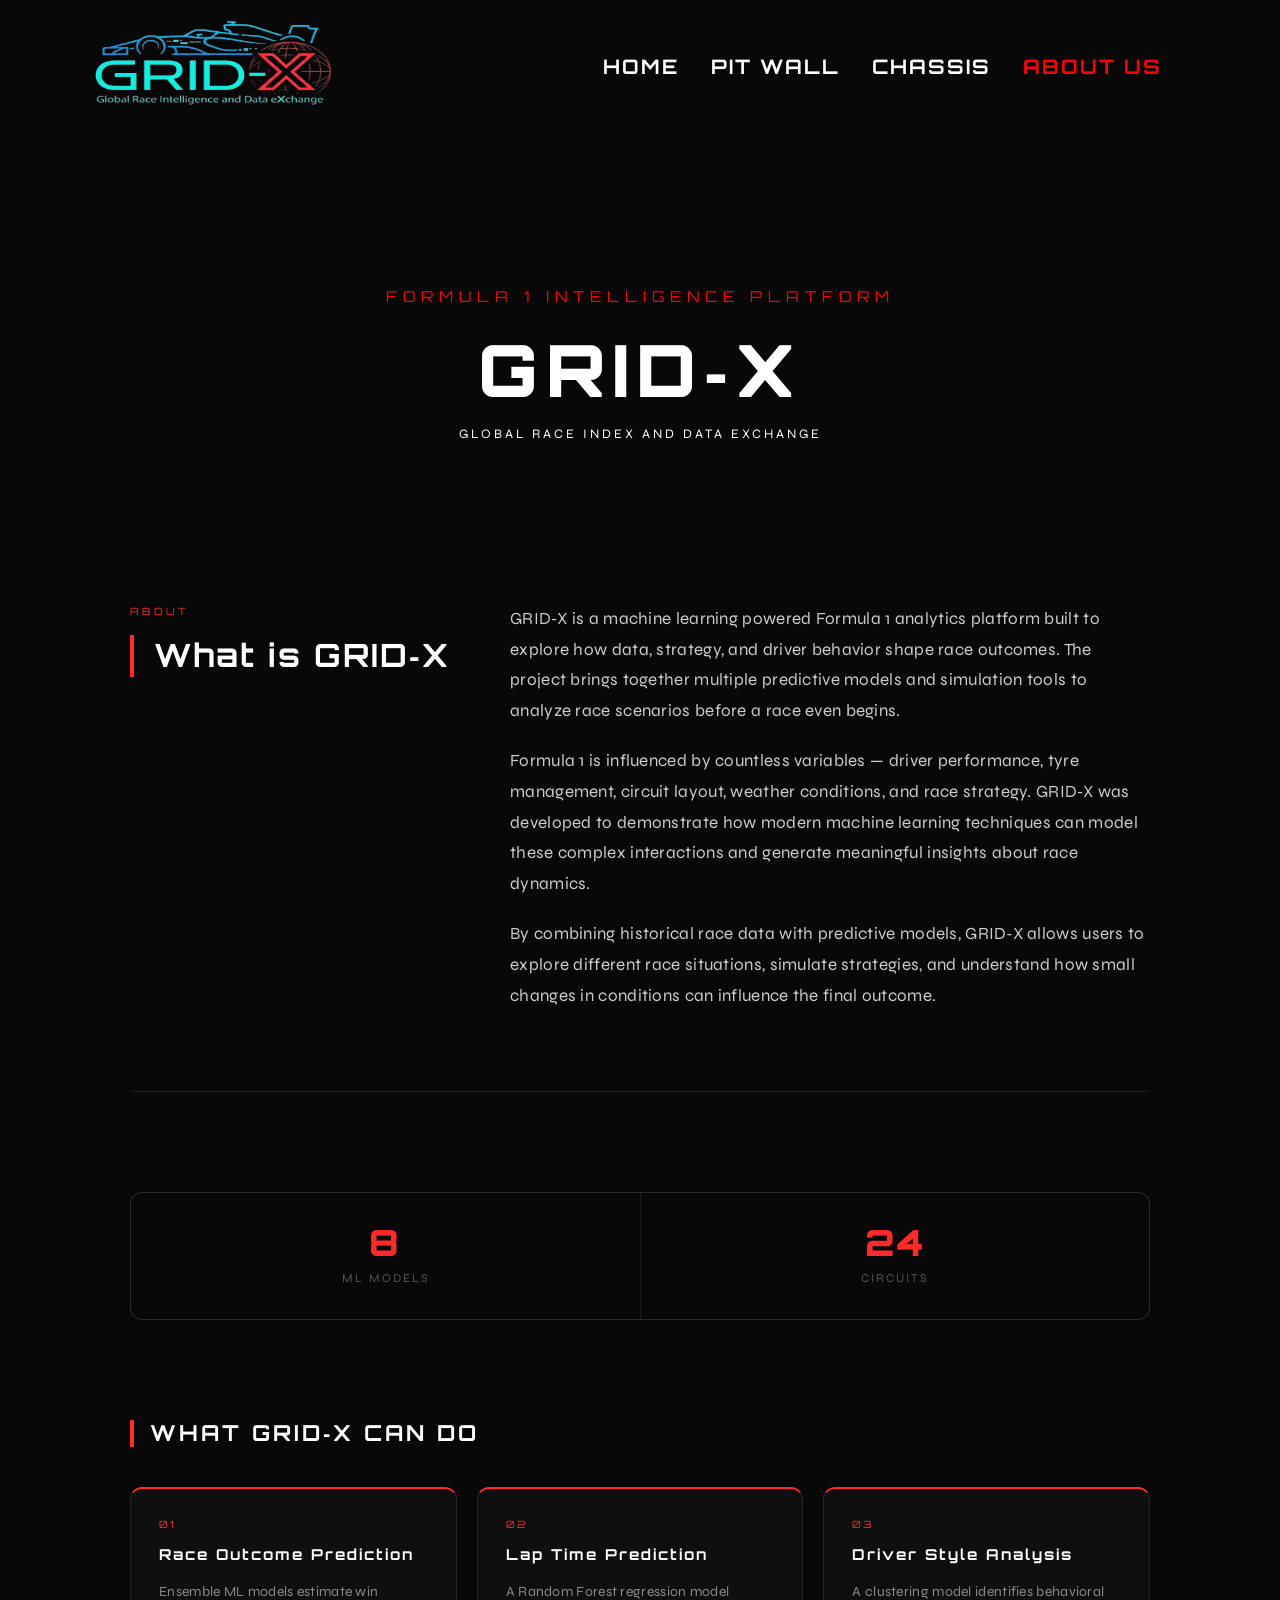
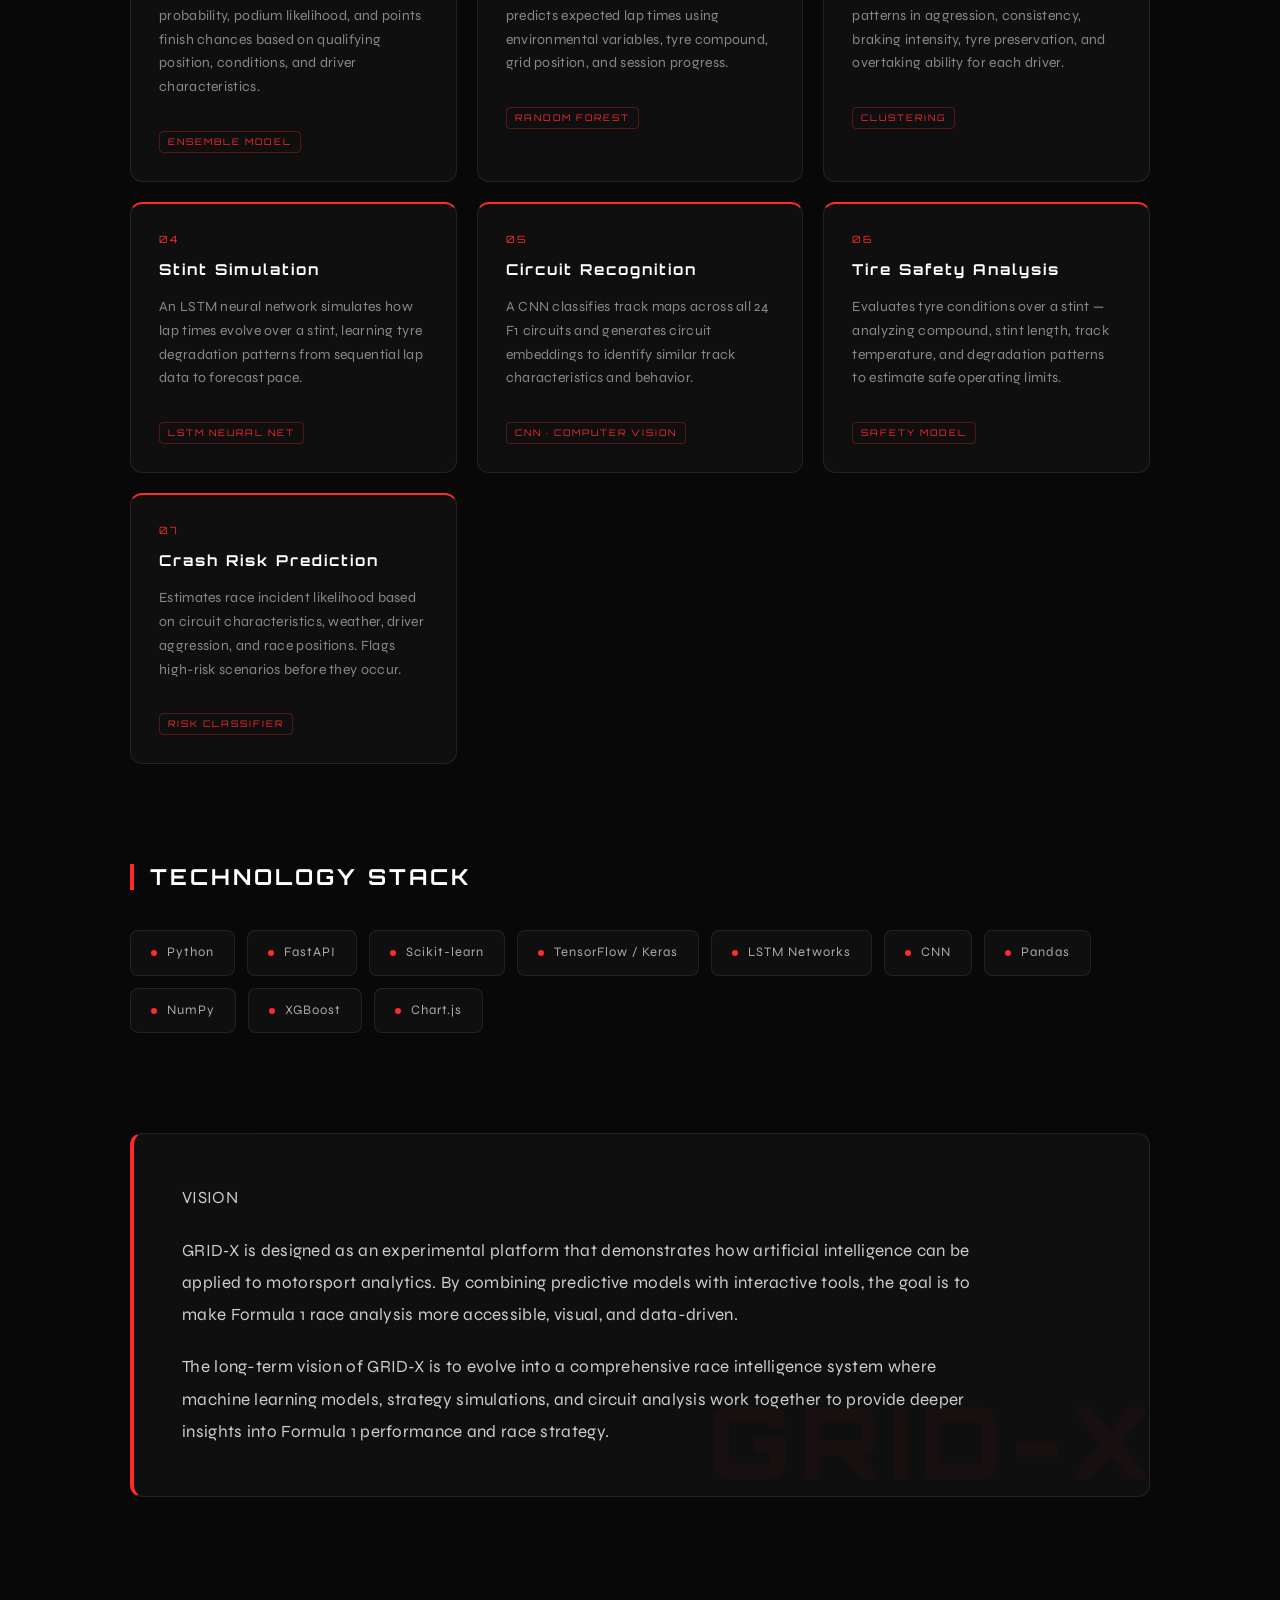
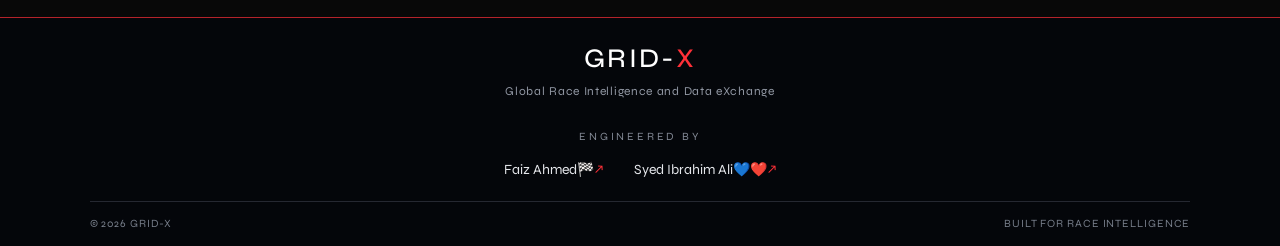
<file: frontend/About_us.html>
<!DOCTYPE html>
<html lang="en">
<head>
    <meta charset="UTF-8">
    <meta name="viewport" content="width=device-width, initial-scale=1.0">
    <title>About — GRID-X</title>
    <link href="https://cdn.jsdelivr.net/npm/bootstrap@5.3.0/dist/css/bootstrap.min.css" rel="stylesheet">
    <script src="https://cdn.jsdelivr.net/npm/bootstrap@5.3.0/dist/js/bootstrap.bundle.min.js"></script>
    <link href="https://fonts.googleapis.com/css2?family=Orbitron:wght@400;700;900&family=Syne:wght@400;500;600;700&display=swap" rel="stylesheet">
    <style>
        * { margin: 0; padding: 0; box-sizing: border-box; }

        :root {
            --red:     #ff2a2a;
            --bg:      #080808;
            --surface: rgba(255,255,255,0.03);
            --border:  rgba(255,255,255,0.08);
            --text:    #cccccc;
            --muted:   #555555;
            --white:   #ffffff;
        }

        body {
            background: var(--bg);
            color: var(--text);
            font-family: 'Syne', sans-serif;
            min-height: 100vh;
            overflow-x: hidden;
        }

        /* ===== NAVBAR ===== */
        .navbar {
    position: relative;
    z-index: 10;
    background:transparent !important;
    backdrop-filter:none;
    border-bottom: none;
}

.navbar-nav .nav-link {
    font-family: 'Orbitron', sans-serif !important;
    font-size: 20px !important;
    font-weight: 700 !important;
    letter-spacing: 2px;
    text-transform: uppercase;
    padding: 8px 16px !important;
}
.navbar-toggler {
    border-color: rgba(0, 0, 0, 0.3) !important;
}

.navbar-toggler-icon {
    background-image: url("data:image/svg+xml,%3csvg xmlns='http://www.w3.org/2000/svg' viewBox='0 0 30 30'%3e%3cpath stroke='rgba%28255%2C42%2C42%2C1%29' stroke-width='2' d='M4 7h22M4 15h22M4 23h22'/%3e%3c/svg%3e") !important;
}
.navbar-collapse {
    background:transparent;
    padding: 12px 20px;
    border-radius: 8px;
    margin-top: 8px;
}

.navbar-nav .nav-link.active   { color: #ff0000 !important; }
.navbar-nav .nav-link.inactive { color: #ffffff !important; }
.navbar-nav .nav-link:hover    { color: #5c5c5c !important; }
        /* ===== HERO ===== */
        .hero {
            position: relative;
            padding: 160px 20px 80px;
            display: flex;
            align-items: center;
            justify-content: center;
            overflow: hidden;
        }

        .hero-video {
            position: absolute;
            inset: 0;
            width: 100%;
            height: 100%;
            object-fit: cover;
            z-index: 0;
            opacity: 0.35;
        }

        .hero-overlay {
            position: absolute;
            inset: 0;
            background: linear-gradient(to bottom, rgba(8,8,8,0.3) 0%, rgba(8,8,8,0.5) 60%, rgba(8,8,8,1) 100%);
            z-index: 1;
        }

        .hero-content {
            position: relative;
            z-index: 2;
            text-align: center;
            padding: 0 40px;
        }

        .hero-tag {
            font-family: 'Orbitron', sans-serif;
            font-size: 15px;
            letter-spacing: 6px;
            color: #ff0000;
            text-transform: uppercase;
            margin-bottom: 24px;
            opacity: 0;
            animation: fadeUp 0.8s ease forwards 0.2s;
        }

        .hero-title {
            font-family: 'Orbitron', sans-serif;
            font-size: clamp(36px, 6vw, 72px);
            font-weight: 900;
            color: #ffffff;
            letter-spacing: 8px;
            text-transform: uppercase;
            line-height: 1;
            white-space: nowrap;
            opacity: 0;
            animation: fadeUp 0.8s ease forwards 0.4s;
        }

        .hero-line {
    font-family: 'Syne', sans-serif;
    font-size: 13px;
    color: #ffffff;
    letter-spacing: 3px;
    text-transform: uppercase;
    margin-top: 20px;
    white-space: nowrap;
    opacity: 0;
    animation: fadeUp 0.8s ease forwards 0.8s;
}

        /* ===== MAIN CONTENT ===== */
        .content {
            max-width: 1100px;
            margin: 0 auto;
            padding: 80px 40px 120px;
        }

        /* ===== INTRO ===== */
        .intro {
            display: grid;
            grid-template-columns: 1fr 2fr;
            gap: 60px;
            align-items: start;
            margin-bottom: 100px;
            padding-bottom: 80px;
            border-bottom: 1px solid var(--border);
        }

        .intro-label {
            font-family: 'Orbitron', sans-serif;
            font-size: 10px;
            letter-spacing: 4px;
            color: var(--red);
            text-transform: uppercase;
            margin-bottom: 16px;
        }

        .intro-heading {
            font-family: 'Orbitron', sans-serif;
            font-size: 32px;
            font-weight: 700;
            color: var(--white);
            letter-spacing: 2px;
            line-height: 1.3;
            border-left: 4px solid var(--red);
            padding-left: 20px;
        }

        .intro-body p {
            font-family: 'Syne', sans-serif;
            font-size: 17px;
            line-height: 1.8;
            color: var(--text);
            margin-bottom: 20px;
            letter-spacing: 0.3px;
        }

        .intro-body p:last-child { margin-bottom: 0; }

        /* ===== SECTION TITLE ===== */
        .section-title {
            font-family: 'Orbitron', sans-serif;
            font-size: 22px;
            font-weight: 700;
            color: var(--white);
            letter-spacing: 3px;
            text-transform: uppercase;
            border-left: 4px solid var(--red);
            padding-left: 16px;
            margin-bottom: 40px;
        }

        /* ===== MODULE CARDS ===== */
        .modules { margin-bottom: 100px; }

        .modules-grid {
            display: grid;
            grid-template-columns: repeat(auto-fill, minmax(300px, 1fr));
            gap: 20px;
        }

        .module-card {
            background: var(--surface);
            border: 1px solid var(--border);
            border-top: 2px solid var(--red);
            border-radius: 12px;
            padding: 28px;
            transition: 0.25s ease;
            position: relative;
            overflow: hidden;
        }

        .module-card::before {
            content: '';
            position: absolute;
            top: 0; left: 0;
            width: 100%; height: 100%;
            background: linear-gradient(135deg, rgba(255,42,42,0.04) 0%, transparent 60%);
            opacity: 0;
            transition: 0.25s ease;
        }

        .module-card:hover { border-color: rgba(255,255,255,0.15); transform: translateY(-4px); }
        .module-card:hover::before { opacity: 1; }

        .module-number {
            font-family: 'Orbitron', sans-serif;
            font-size: 10px;
            letter-spacing: 3px;
            color: var(--red);
            margin-bottom: 12px;
        }

        .module-name {
            font-family: 'Orbitron', sans-serif;
            font-size: 15px;
            font-weight: 700;
            color: var(--white);
            letter-spacing: 2px;
            margin-bottom: 14px;
        }

        .module-desc {
            font-family: 'Syne', sans-serif;
            font-size: 14px;
            line-height: 1.7;
            color: #888;
            letter-spacing: 0.3px;
        }

        .module-tag {
            display: inline-block;
            margin-top: 16px;
            font-family: 'Orbitron', sans-serif;
            font-size: 9px;
            letter-spacing: 2px;
            color: var(--red);
            border: 1px solid rgba(255,42,42,0.3);
            border-radius: 4px;
            padding: 3px 8px;
            text-transform: uppercase;
        }

        /* ===== TECH STACK ===== */
        .tech { margin-bottom: 100px; }

        .tech-grid {
            display: flex;
            flex-wrap: wrap;
            gap: 12px;
        }

        .tech-pill {
            background: var(--surface);
            border: 1px solid var(--border);
            border-radius: 8px;
            padding: 12px 20px;
            display: flex;
            align-items: center;
            gap: 10px;
            transition: 0.2s ease;
        }

        .tech-pill:hover {
            border-color: rgba(255,42,42,0.4);
            background: rgba(255,42,42,0.05);
        }

        .tech-dot {
            width: 6px;
            height: 6px;
            border-radius: 50%;
            background: var(--red);
            flex-shrink: 0;
        }

        .tech-pill span {
            font-family: 'Syne', sans-serif;
            font-size: 13px;
            letter-spacing: 1px;
            color: #aaa;
        }

        /* ===== VISION ===== */
        .vision {
            background: var(--surface);
            border: 1px solid var(--border);
            border-left: 4px solid var(--red);
            border-radius: 12px;
            padding: 48px;
            position: relative;
            overflow: hidden;
        }

        .vision::after {
            content: 'GRID-X';
            position: absolute;
            right: -10px;
            bottom: -20px;
            font-family: 'Orbitron', sans-serif;
            font-size: 100px;
            font-weight: 900;
            color: rgba(255,42,42,0.04);
            letter-spacing: 8px;
            pointer-events: none;
            user-select: none;
        }

        .vision-label {
            font-family: 'Orbitron', sans-serif;
            font-size: 10px;
            letter-spacing: 4px;
            color: var(--red);
            text-transform: uppercase;
            margin-bottom: 20px;
        }

        .vision p {
            font-family: 'Syne', sans-serif;
            font-size: 17px;
            line-height: 1.9;
            color: var(--text);
            margin-bottom: 20px;
            max-width: 800px;
            letter-spacing: 0.3px;
        }

        .vision p:last-child { margin-bottom: 0; }

        /* ===== STATS ===== */
        .stats {
            display: grid;
            grid-template-columns: repeat(2, 1fr);
            gap: 1px;
            background: var(--border);
            border: 1px solid var(--border);
            border-radius: 12px;
            overflow: hidden;
            margin-bottom: 100px;
        }

        .stat {
            background: var(--bg);
            padding: 32px 24px;
            text-align: center;
        }

        .stat-number {
            font-family: 'Orbitron', sans-serif;
            font-size: 36px;
            font-weight: 900;
            color: var(--red);
            letter-spacing: 2px;
            line-height: 1;
            margin-bottom: 8px;
        }

        .stat-label {
            font-family: 'Syne', sans-serif;
            font-size: 12px;
            letter-spacing: 2px;
            color: var(--muted);
            text-transform: uppercase;
        }

        /* ===== ANIMATIONS ===== */
        @keyframes fadeUp {
            from { opacity: 0; transform: translateY(24px); }
            to   { opacity: 1; transform: translateY(0); }
        }

        /* ===== RESPONSIVE ===== */
        @media (max-width: 900px) {
            .intro { grid-template-columns: 1fr; gap: 32px; }
        }

        @media (max-width: 600px) {
            .content { padding: 60px 24px 80px; }
            .vision { padding: 32px 24px; }
            .hero-title { font-size: 36px; }
        }
        @media (max-width: 768px) {
    .hero { padding: 120px 16px 60px; }
    .hero-tag { font-size: 11px; letter-spacing: 3px; }
    .hero-line { font-size: 11px; letter-spacing: 1px; white-space: normal; text-align: center; }
    .content { padding: 40px 16px 80px; }
    .intro { grid-template-columns: 1fr; gap: 24px; margin-bottom: 60px; }
    .intro-heading { font-size: 22px; }
    .intro-body p { font-size: 15px; }
    .modules-grid { grid-template-columns: 1fr; }
    .vision { padding: 24px 16px; }
    .vision p { font-size: 15px; }
    .navbar-nav .nav-link { font-size: 14px !important; letter-spacing: 1px; }
    .navbar-collapse { background: rgba(0,0,0,0.85); padding: 12px 16px; border-radius: 8px; }
}

@media (max-width: 480px) {
    .hero-title { font-size: 32px; letter-spacing: 4px; }
    .hero-tag { font-size: 9px; letter-spacing: 2px; }
    .section-title { font-size: 16px; letter-spacing: 1px; }
    .intro-heading { font-size: 18px; }
    .stat-number { font-size: 28px; }
    .stat-label { font-size: 10px; }
    .tech-pill { padding: 8px 14px; }
    .tech-pill span { font-size: 11px; }
}

@media (max-width: 360px) {
    .hero-title { font-size: 26px; letter-spacing: 2px; }
    .content { padding: 30px 12px 60px; }
    .module-card { padding: 20px; }
    .module-name { font-size: 13px; }
    .module-desc { font-size: 12px; }
}
    </style>
    <script src="sound.js"></script>
</head>
<body>

    <!-- NAVBAR -->
    <nav class="navbar navbar-expand-lg navbar-light">
        <div class="container">
            <a class="navbar-brand" href="index.html">
                <img src="image_folder/logo for now.jpg" alt="Logo" width="260" height="100">
            </a>
            <button class="navbar-toggler" type="button" data-bs-toggle="collapse" data-bs-target="#navbarNav">
                <span class="navbar-toggler-icon"></span>
            </button>
            <div class="collapse navbar-collapse justify-content-end" id="navbarNav">
                <ul class="navbar-nav">
                    <li class="nav-item"><a class="nav-link inactive" href="index.html">Home</a></li>
                    <li class="nav-item"><a class="nav-link inactive" href="pitwall.html">Pit Wall</a></li>
                    <li class="nav-item"><a class="nav-link inactive" href="chassis.html">Chassis </a></li>
                    <li class="nav-item"><a class="nav-link active" href="About_us.html">About Us</a></li>
                </ul>
            </div>
        </div>
    </nav>

    <!-- HERO -->
    <section class="hero">
       
        <div class="hero-overlay"></div>
        <div class="hero-content">
            <p class="hero-tag">Formula 1 Intelligence Platform</p>
            <h1 class="hero-title">GRID&#8209;X</h1>
            <div class="hero-line">Global Race Index and Data eXchange</div>
        </div>
    </section>

    <!-- CONTENT -->
    <main class="content">

        <section class="intro">
            <div>
                <p class="intro-label">About</p>
                <h2 class="intro-heading">What is GRID&#8209;X</h2>
            </div>
            <div class="intro-body">
                <p>GRID&#8209;X is a machine learning powered Formula 1 analytics platform built to explore how data, strategy, and driver behavior shape race outcomes. The project brings together multiple predictive models and simulation tools to analyze race scenarios before a race even begins.</p>
                <p>Formula 1 is influenced by countless variables — driver performance, tyre management, circuit layout, weather conditions, and race strategy. GRID&#8209;X was developed to demonstrate how modern machine learning techniques can model these complex interactions and generate meaningful insights about race dynamics.</p>
                <p>By combining historical race data with predictive models, GRID&#8209;X allows users to explore different race situations, simulate strategies, and understand how small changes in conditions can influence the final outcome.</p>
            </div>
        </section>

        <div class="stats">
            <div class="stat">
                <div class="stat-number">8</div>
                <div class="stat-label">ML Models</div>
            </div>
            <div class="stat">
                <div class="stat-number">24</div>
                <div class="stat-label">Circuits</div>
            </div>
        </div>

        <section class="modules">
            <h2 class="section-title">What GRID&#8209;X Can Do</h2>
            <div class="modules-grid">
                <div class="module-card">
                    <div class="module-number">01</div>
                    <div class="module-name">Race Outcome Prediction</div>
                    <p class="module-desc">Ensemble ML models estimate win probability, podium likelihood, and points finish chances based on qualifying position, conditions, and driver characteristics.</p>
                    <span class="module-tag">Ensemble Model</span>
                </div>
                <div class="module-card">
                    <div class="module-number">02</div>
                    <div class="module-name">Lap Time Prediction</div>
                    <p class="module-desc">A Random Forest regression model predicts expected lap times using environmental variables, tyre compound, grid position, and session progress.</p>
                    <span class="module-tag">Random Forest</span>
                </div>
                <div class="module-card">
                    <div class="module-number">03</div>
                    <div class="module-name">Driver Style Analysis</div>
                    <p class="module-desc">A clustering model identifies behavioral patterns in aggression, consistency, braking intensity, tyre preservation, and overtaking ability for each driver.</p>
                    <span class="module-tag">Clustering</span>
                </div>
                <div class="module-card">
                    <div class="module-number">04</div>
                    <div class="module-name">Stint Simulation</div>
                    <p class="module-desc">An LSTM neural network simulates how lap times evolve over a stint, learning tyre degradation patterns from sequential lap data to forecast pace.</p>
                    <span class="module-tag">LSTM Neural Net</span>
                </div>
                <div class="module-card">
                    <div class="module-number">05</div>
                    <div class="module-name">Circuit Recognition</div>
                    <p class="module-desc">A CNN classifies track maps across all 24 F1 circuits and generates circuit embeddings to identify similar track characteristics and behavior.</p>
                    <span class="module-tag">CNN · Computer Vision</span>
                </div>
                <div class="module-card">
                    <div class="module-number">06</div>
                    <div class="module-name">Tire Safety Analysis</div>
                    <p class="module-desc">Evaluates tyre conditions over a stint — analyzing compound, stint length, track temperature, and degradation patterns to estimate safe operating limits.</p>
                    <span class="module-tag">Safety Model</span>
                </div>
                <div class="module-card">
                    <div class="module-number">07</div>
                    <div class="module-name">Crash Risk Prediction</div>
                    <p class="module-desc">Estimates race incident likelihood based on circuit characteristics, weather, driver aggression, and race positions. Flags high-risk scenarios before they occur.</p>
                    <span class="module-tag">Risk Classifier</span>
                </div>
            </div>
        </section>

        <section class="tech">
            <h2 class="section-title">Technology Stack</h2>
            <div class="tech-grid">
                <div class="tech-pill"><div class="tech-dot"></div><span>Python</span></div>
                <div class="tech-pill"><div class="tech-dot"></div><span>FastAPI</span></div>
                <div class="tech-pill"><div class="tech-dot"></div><span>Scikit-learn</span></div>
                <div class="tech-pill"><div class="tech-dot"></div><span>TensorFlow / Keras</span></div>
                <div class="tech-pill"><div class="tech-dot"></div><span>LSTM Networks</span></div>
                <div class="tech-pill"><div class="tech-dot"></div><span>CNN</span></div>
                <div class="tech-pill"><div class="tech-dot"></div><span>Pandas</span></div>
                <div class="tech-pill"><div class="tech-dot"></div><span>NumPy</span></div>
                <div class="tech-pill"><div class="tech-dot"></div><span>XGBoost</span></div>
                <div class="tech-pill"><div class="tech-dot"></div><span>Chart.js</span></div>
            </div>
        </section>

        <section class="vision">
            <p class="vision-label">Vision</p>
            <p>GRID&#8209;X is designed as an experimental platform that demonstrates how artificial intelligence can be applied to motorsport analytics. By combining predictive models with interactive tools, the goal is to make Formula 1 race analysis more accessible, visual, and data-driven.</p>
            <p>The long-term vision of GRID&#8209;X is to evolve into a comprehensive race intelligence system where machine learning models, strategy simulations, and circuit analysis work together to provide deeper insights into Formula 1 performance and race strategy.</p>
        </section>

    </main>

   
<script src="footer.js"></script>

</body>
</html>
</file>
